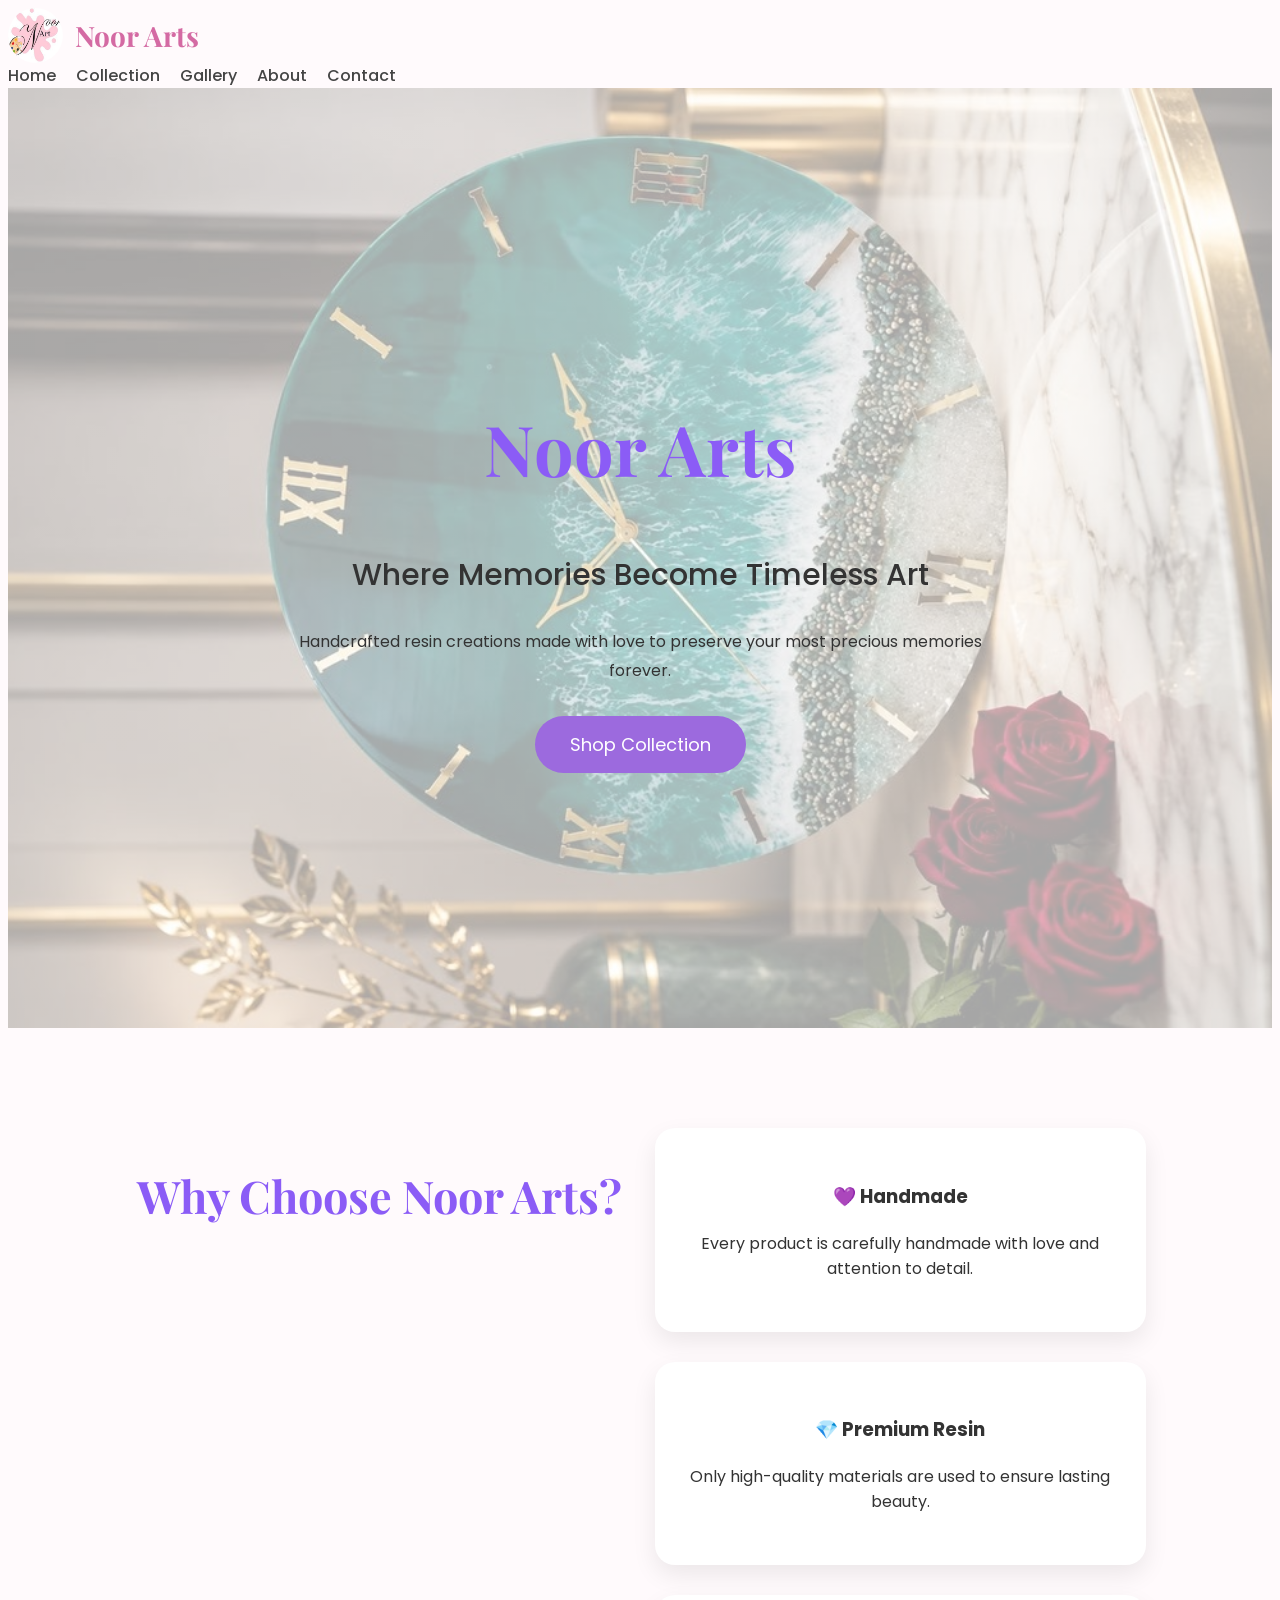
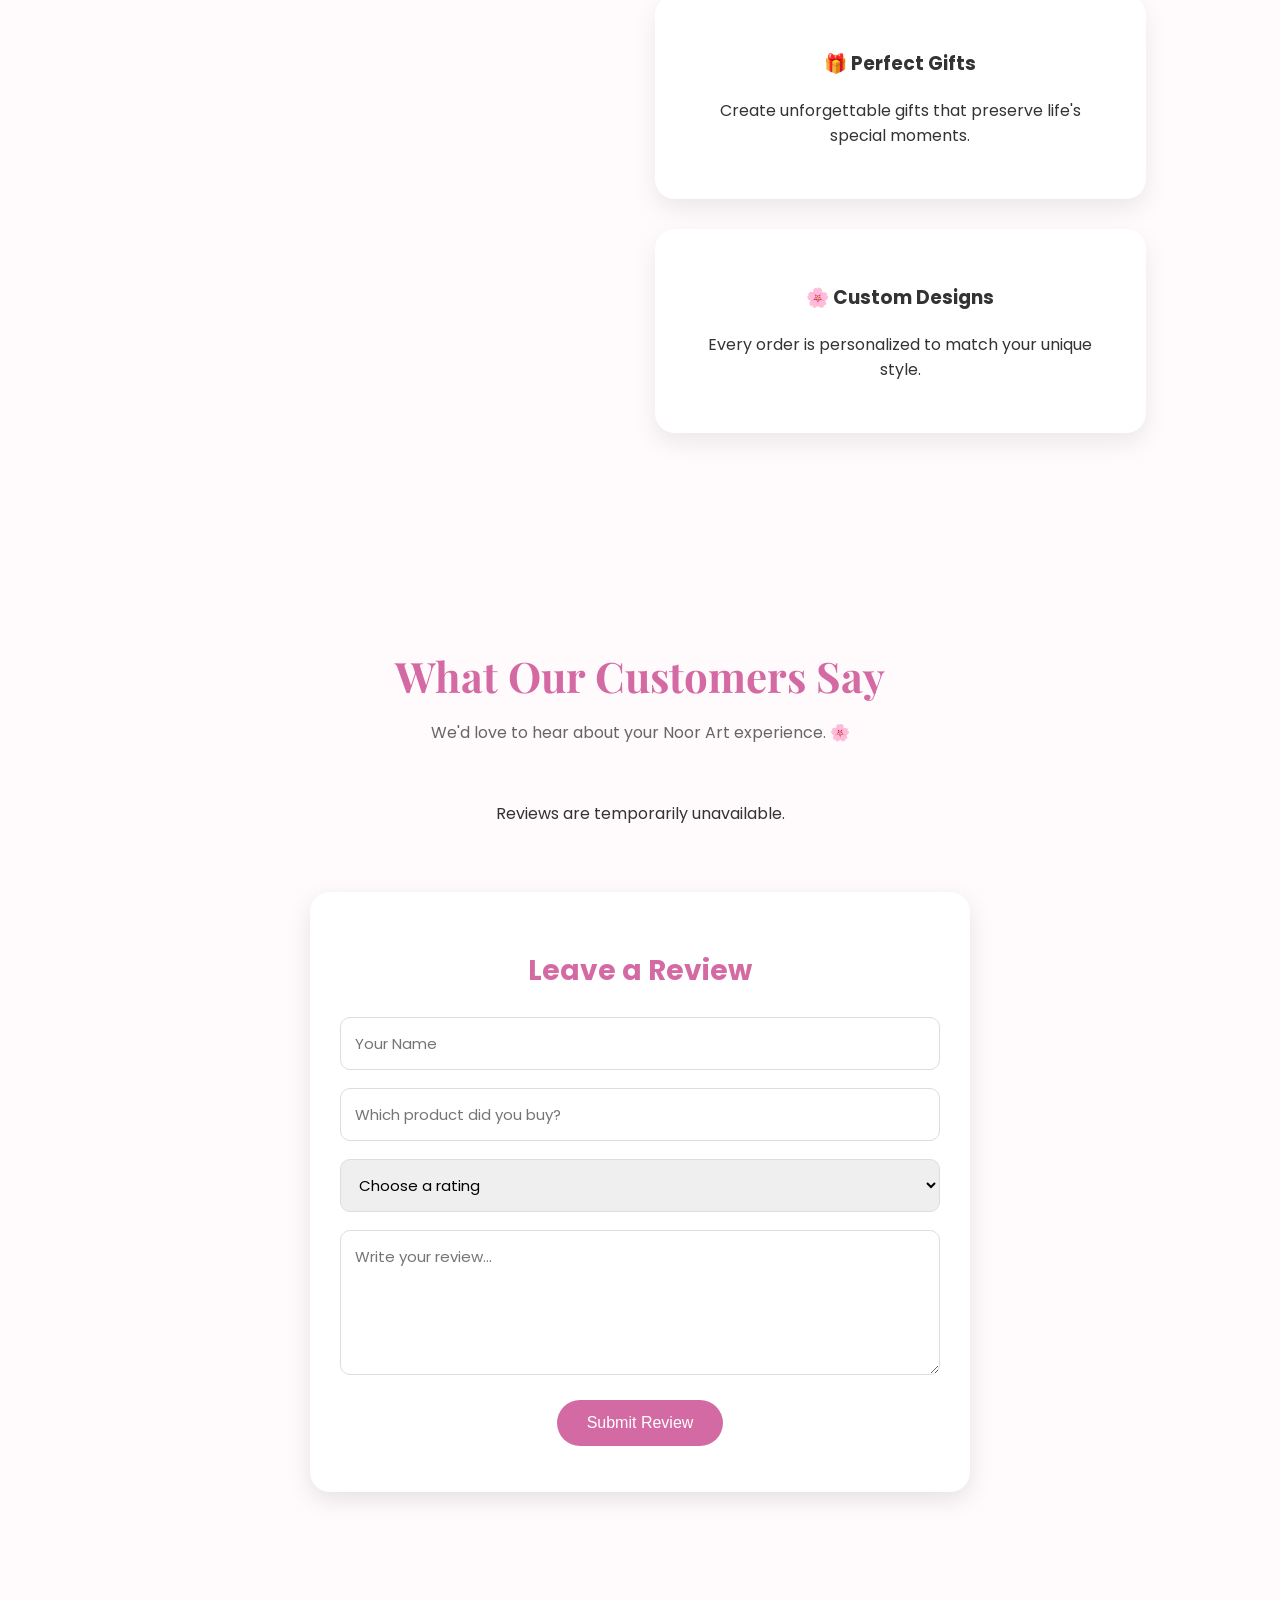
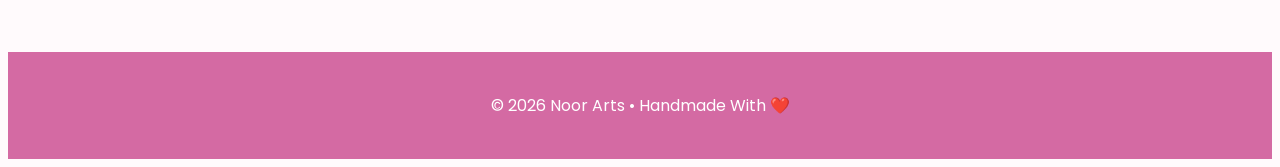
<file: index.html>
﻿<!DOCTYPE html>
<html lang="en">

<head>

<meta charset="UTF-8">
<meta name="viewport" content="width=device-width, initial-scale=1.0">

<title>Noor Arts | Handmade Resin Creations</title>

<link rel="preconnect" href="https://fonts.googleapis.com">
<link rel="preconnect" href="https://fonts.gstatic.com" crossorigin>

<link href="https://fonts.googleapis.com/css2?family=Poppins:wght@300;400;500;600&family=Playfair+Display:wght@600;700&display=swap" rel="stylesheet">

<link rel="stylesheet" href="test.css">

</head>

<body>

<header>

<nav>

<div class="logo">

<img src="images/logo.png" alt="Noor Arts Logo">

<span>Noor Arts</span>

</div> 

<ul>

<li><a href="#">Home</a></li>

<li><a href="products.html">Collection</a></li>

<li><a href="gallery.html">Gallery</a></li>

<li><a href="about.html">About</a></li>

<li><a href="contact.html">Contact</a></li>

</ul>

</nav>

</header>

<section class="hero">

<div class="hero-text">

<h1>Noor Arts</h1>

<h2>Where Memories Become Timeless Art</h2>

<p>

Handcrafted resin creations made with love to preserve your most precious memories forever.

</p>

<a href="products.html" class="btn">

Shop Collection

</a>

</div>

</section>

<section class="features">

<h2>Why Choose Noor Arts?</h2>

<div class="cards">

<div class="card">

<h3>💜 Handmade</h3>

<p>Every product is carefully handmade with love and attention to detail.</p>

</div>

<div class="card">

<h3>💎 Premium Resin</h3>

<p>Only high-quality materials are used to ensure lasting beauty.</p>

</div>

<div class="card">

<h3>🎁 Perfect Gifts</h3>

<p>Create unforgettable gifts that preserve life's special moments.</p>

</div>

<div class="card">

<h3>🌸 Custom Designs</h3>

<p>Every order is personalized to match your unique style.</p>

</div>

</div>

</section>
<section class="reviews">

    <h2>What Our Customers Say</h2>

    <p class="reviews-subtitle">
        We'd love to hear about your Noor Art experience. 🌸
    </p>

    <div id="reviewsList">
        <p>Loading reviews...</p>
    </div>

    <div class="review-form-box">

        <h3>Leave a Review</h3>

        <form id="reviewForm">

            <input
                type="text"
                id="reviewName"
                placeholder="Your Name"
                required
            >

            <input
                type="text"
                id="reviewProduct"
                placeholder="Which product did you buy?"
                required
            >

            <select id="reviewRating" required>
                <option value="">Choose a rating</option>
                <option value="5">⭐⭐⭐⭐⭐</option>
                <option value="4">⭐⭐⭐⭐</option>
                <option value="3">⭐⭐⭐</option>
                <option value="2">⭐⭐</option>
                <option value="1">⭐</option>
            </select>

            <textarea
                id="reviewText"
                rows="5"
                placeholder="Write your review..."
                required
            ></textarea>

            <button type="submit">Submit Review</button>

        </form>

        <p id="reviewMessage"></p>

    </div>

</section>
<script>

const reviewScriptURL =
"https://script.google.com/macros/s/AKfycbzSDX2f3fP78UCHb-_YmSrYH2OGgsOXdRjGkHEP-wkbRKOOLtGw57H6y1SkrmS8TJft/exec";

const reviewForm = document.getElementById("reviewForm");
const reviewsList = document.getElementById("reviewsList");
const reviewMessage = document.getElementById("reviewMessage");


function loadReviews() {

    fetch(reviewScriptURL)
    .then(response => response.json())
    .then(reviews => {

        if (reviews.length === 0) {

            reviewsList.innerHTML =
                "<p>No reviews yet. Be the first to leave one! 🌸</p>";

            return;
        }

        reviewsList.innerHTML = "";

        reviews.forEach(review => {

            const card = document.createElement("div");
            card.className = "review-card";

            card.innerHTML = `
                <div class="review-stars">
                    ${"⭐".repeat(Number(review.rating))}
                </div>

                <p>"${review.review}"</p>

                <strong>${review.name}</strong>

                <small>${review.product}</small>
            `;

            reviewsList.appendChild(card);

        });

    })
    .catch(() => {

        reviewsList.innerHTML =
            "<p>Reviews are temporarily unavailable.</p>";

    });
}


reviewForm.addEventListener("submit", function(event) {

    event.preventDefault();

    reviewMessage.textContent = "Sending your review...";

    const data = {

        type: "review",

        name: document.getElementById("reviewName").value,

        product: document.getElementById("reviewProduct").value,

        rating: document.getElementById("reviewRating").value,

        review: document.getElementById("reviewText").value

    };


    fetch(reviewScriptURL, {

        method: "POST",

        mode: "no-cors",

        headers: {
            "Content-Type": "text/plain;charset=utf-8"
        },

        body: JSON.stringify(data)

    })
    .then(() => {

        reviewForm.reset();

        reviewMessage.textContent =
            "🌸 Thank you! Your review has been submitted.";

        setTimeout(loadReviews, 1000);

    })
    .catch(() => {

        reviewMessage.textContent =
            "Something went wrong. Please try again.";

    });

});


loadReviews();

</script>

<footer>

<p>

© 2026 Noor Arts • Handmade With ❤️

</p>

</footer>

<script src="script.js"></script>


</body>

</html>
</file>
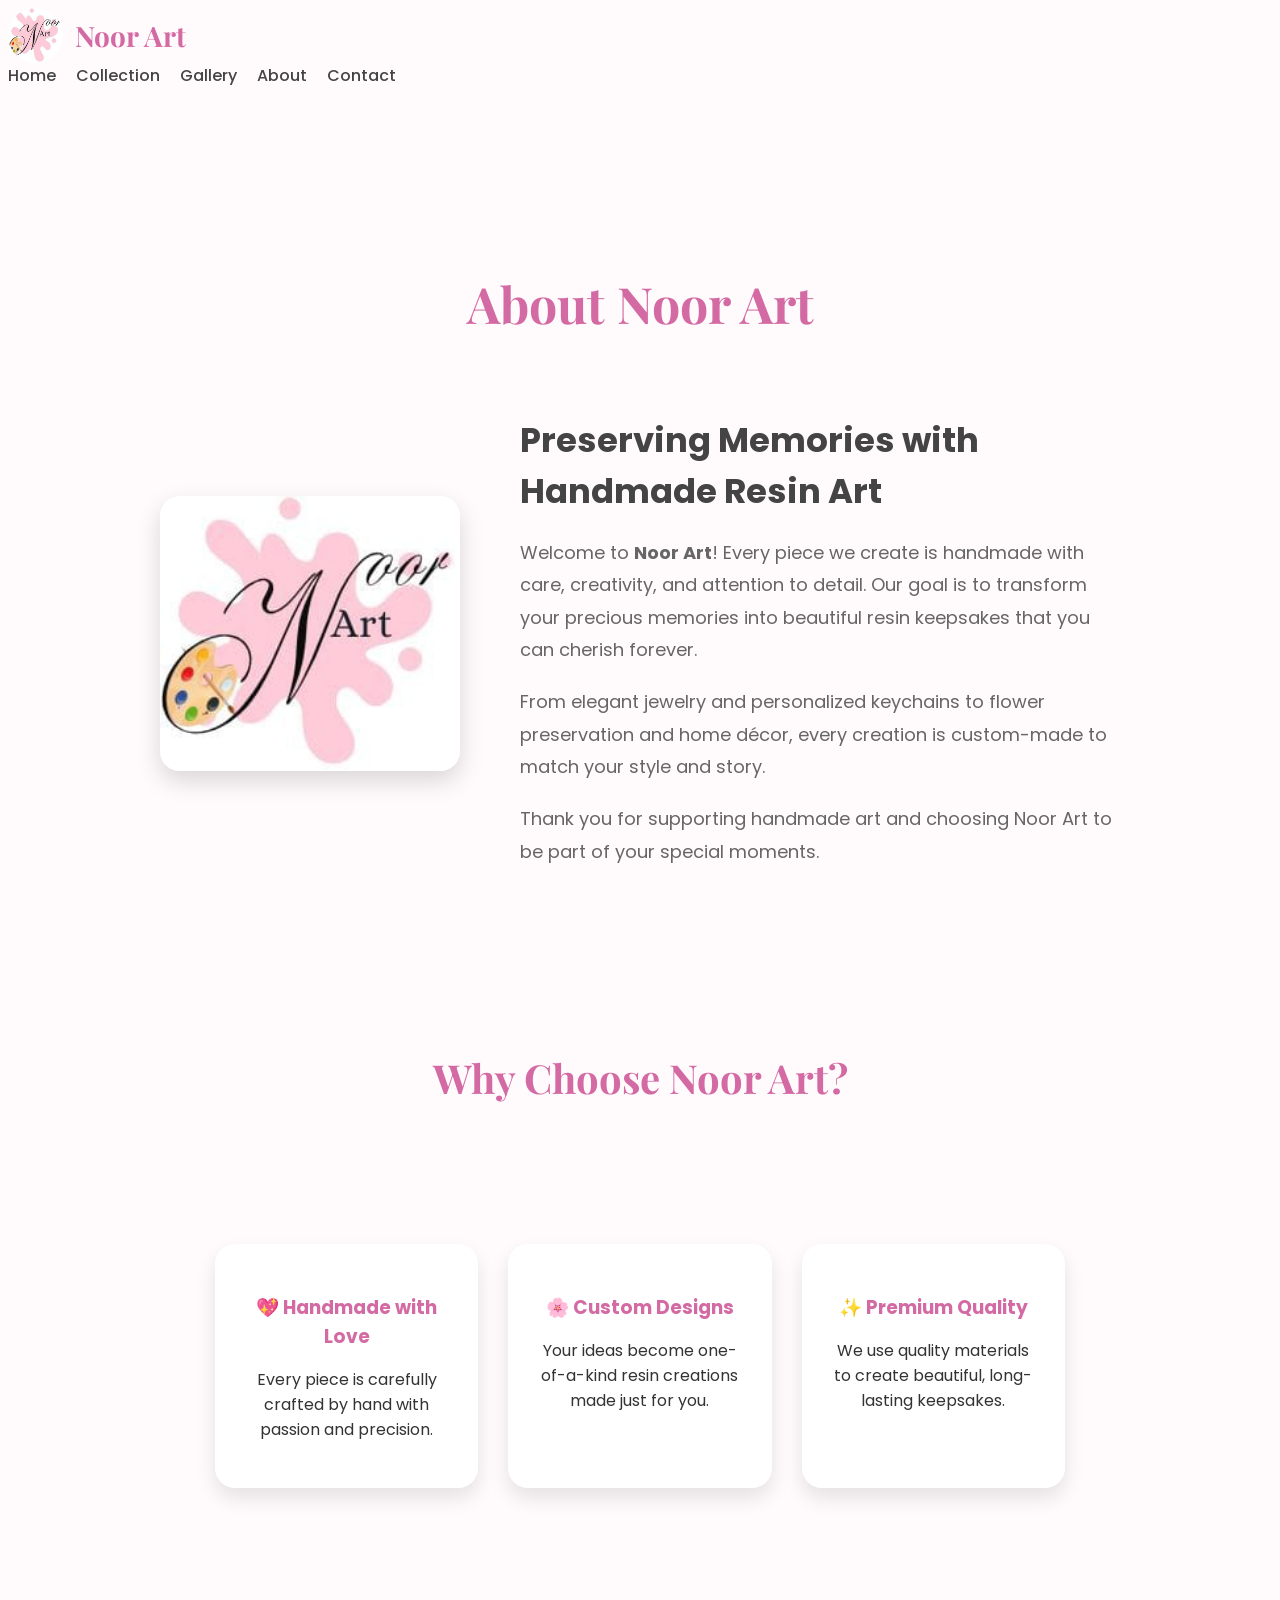
<file: about.html>
﻿<!DOCTYPE html>
<html lang="en">

<head>

<meta charset="UTF-8">
<meta name="viewport" content="width=device-width, initial-scale=1.0">

<title>About | Noor Art</title>

<link rel="preconnect" href="https://fonts.googleapis.com">
<link rel="preconnect" href="https://fonts.gstatic.com" crossorigin>

<link href="https://fonts.googleapis.com/css2?family=Poppins:wght@300;400;600&family=Playfair+Display:wght@700&display=swap" rel="stylesheet">

<link rel="stylesheet" href="test.css">

</head>

<body>

<nav>

<div class="logo">
<img src="images/logo.png" alt="Noor Art Logo">
<span>Noor Art</span>
</div>

<ul>
<li><a href="index.html">Home</a></li>
<li><a href="products.html">Collection</a></li>
<li><a href="gallery.html">Gallery</a></li>
<li><a href="about.html">About</a></li>
<li><a href="contact.html">Contact</a></li>
</ul>

</nav>

<section class="about">

<h1>About Noor Art</h1>

<div class="about-content">

<div class="about-image">

<img src="images/logo.png" alt="Noor Art Logo">

</div>

<div class="about-text">

<h2>Preserving Memories with Handmade Resin Art</h2>

<p>
Welcome to <strong>Noor Art</strong>! Every piece we create is handmade with care, creativity, and attention to detail.
Our goal is to transform your precious memories into beautiful resin keepsakes that you can cherish forever.
</p>

<p>
From elegant jewelry and personalized keychains to flower preservation and home décor, every creation is custom-made to match your style and story.
</p>

<p>
Thank you for supporting handmade art and choosing Noor Art to be part of your special moments.
</p>

</div>

</div>

</section>

<section class="why-us">

<h2>Why Choose Noor Art?</h2>

<div class="features">

<div class="feature-box">

<h3>💖 Handmade with Love</h3>

<p>Every piece is carefully crafted by hand with passion and precision.</p>

</div>

<div class="feature-box">

<h3>🌸 Custom Designs</h3>

<p>Your ideas become one-of-a-kind resin creations made just for you.</p>

</div>

<div class="feature-box">

<h3>✨ Premium Quality</h3>

<p>We use quality materials to create beautiful, long-lasting keepsakes.</p>

</div>

</div>

</section>

</body>

</html>
</file>
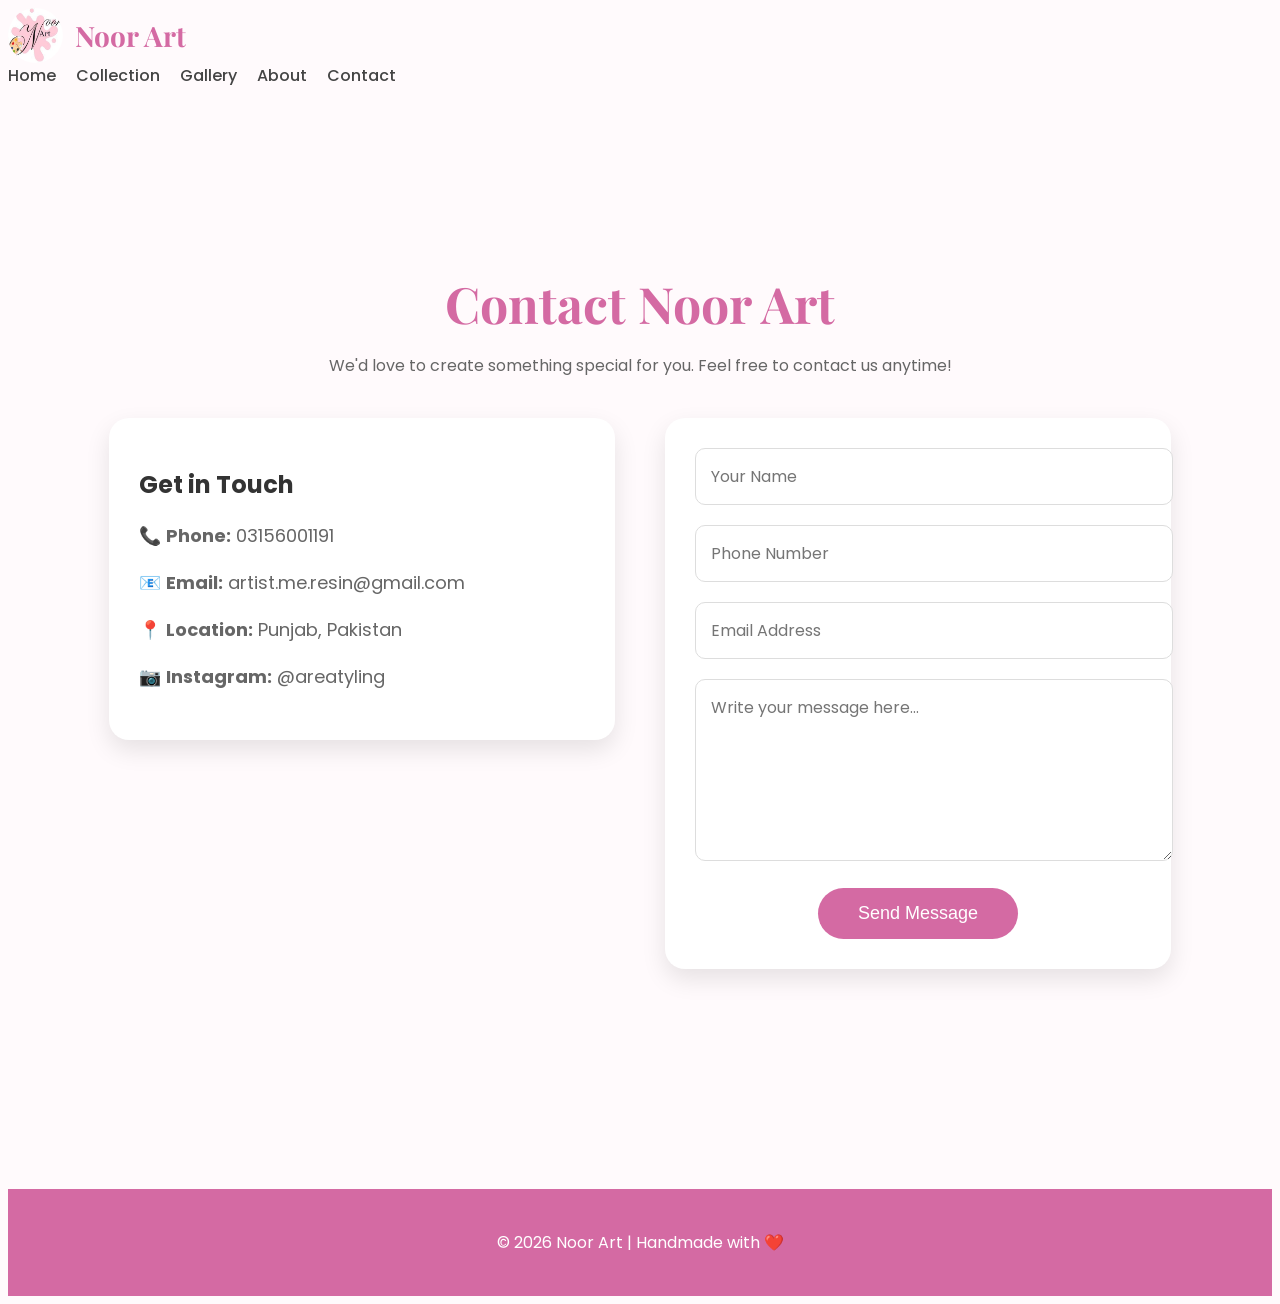
<file: contact.html>
﻿ <!DOCTYPE html>
<html lang="en">

<head>

<meta charset="UTF-8">
<meta name="viewport" content="width=device-width, initial-scale=1.0">

<title>Contact | Noor Art</title>

<link rel="preconnect" href="https://fonts.googleapis.com">
<link rel="preconnect" href="https://fonts.gstatic.com" crossorigin>

<link href="https://fonts.googleapis.com/css2?family=Poppins:wght@300;400;600&family=Playfair+Display:wght@700&display=swap" rel="stylesheet">

<link rel="stylesheet" href="test.css">

</head>

<body>

<nav>

<div class="logo">
<img src="images/logo.png" alt="Noor Art Logo">
<span>Noor Art</span>
</div>

<ul>

<li><a href="index.html">Home</a></li>
<li><a href="products.html">Collection</a></li>
<li><a href="gallery.html">Gallery</a></li>
<li><a href="about.html">About</a></li>
<li><a href="contact.html">Contact</a></li>

</ul>

</nav>

<section class="contact">

<h1>Contact Noor Art</h1>

<p>
We'd love to create something special for you.
Feel free to contact us anytime!
</p>

<div class="contact-container">

<div class="contact-info">

<h2>Get in Touch</h2>

<p>📞 <strong>Phone:</strong> 03156001191</p>

<p>📧 <strong>Email:</strong> artist.me.resin@gmail.com</p>

<p>📍 <strong>Location:</strong> Punjab, Pakistan</p>

<p>📷 <strong>Instagram:</strong> @areatyling</p>

</div>

<div class="contact-form">

<form>

<input type="text" placeholder="Your Name" required>

<input type="tel" placeholder="Phone Number" required>

<input type="email" placeholder="Email Address">

<textarea rows="6" placeholder="Write your message here..."></textarea>

<button type="submit">Send Message</button>

</form>

</div>

</div>

</section>

<footer>

<p>© 2026 Noor Art | Handmade with ❤️</p>

</footer>

</body>

</html>
</file>
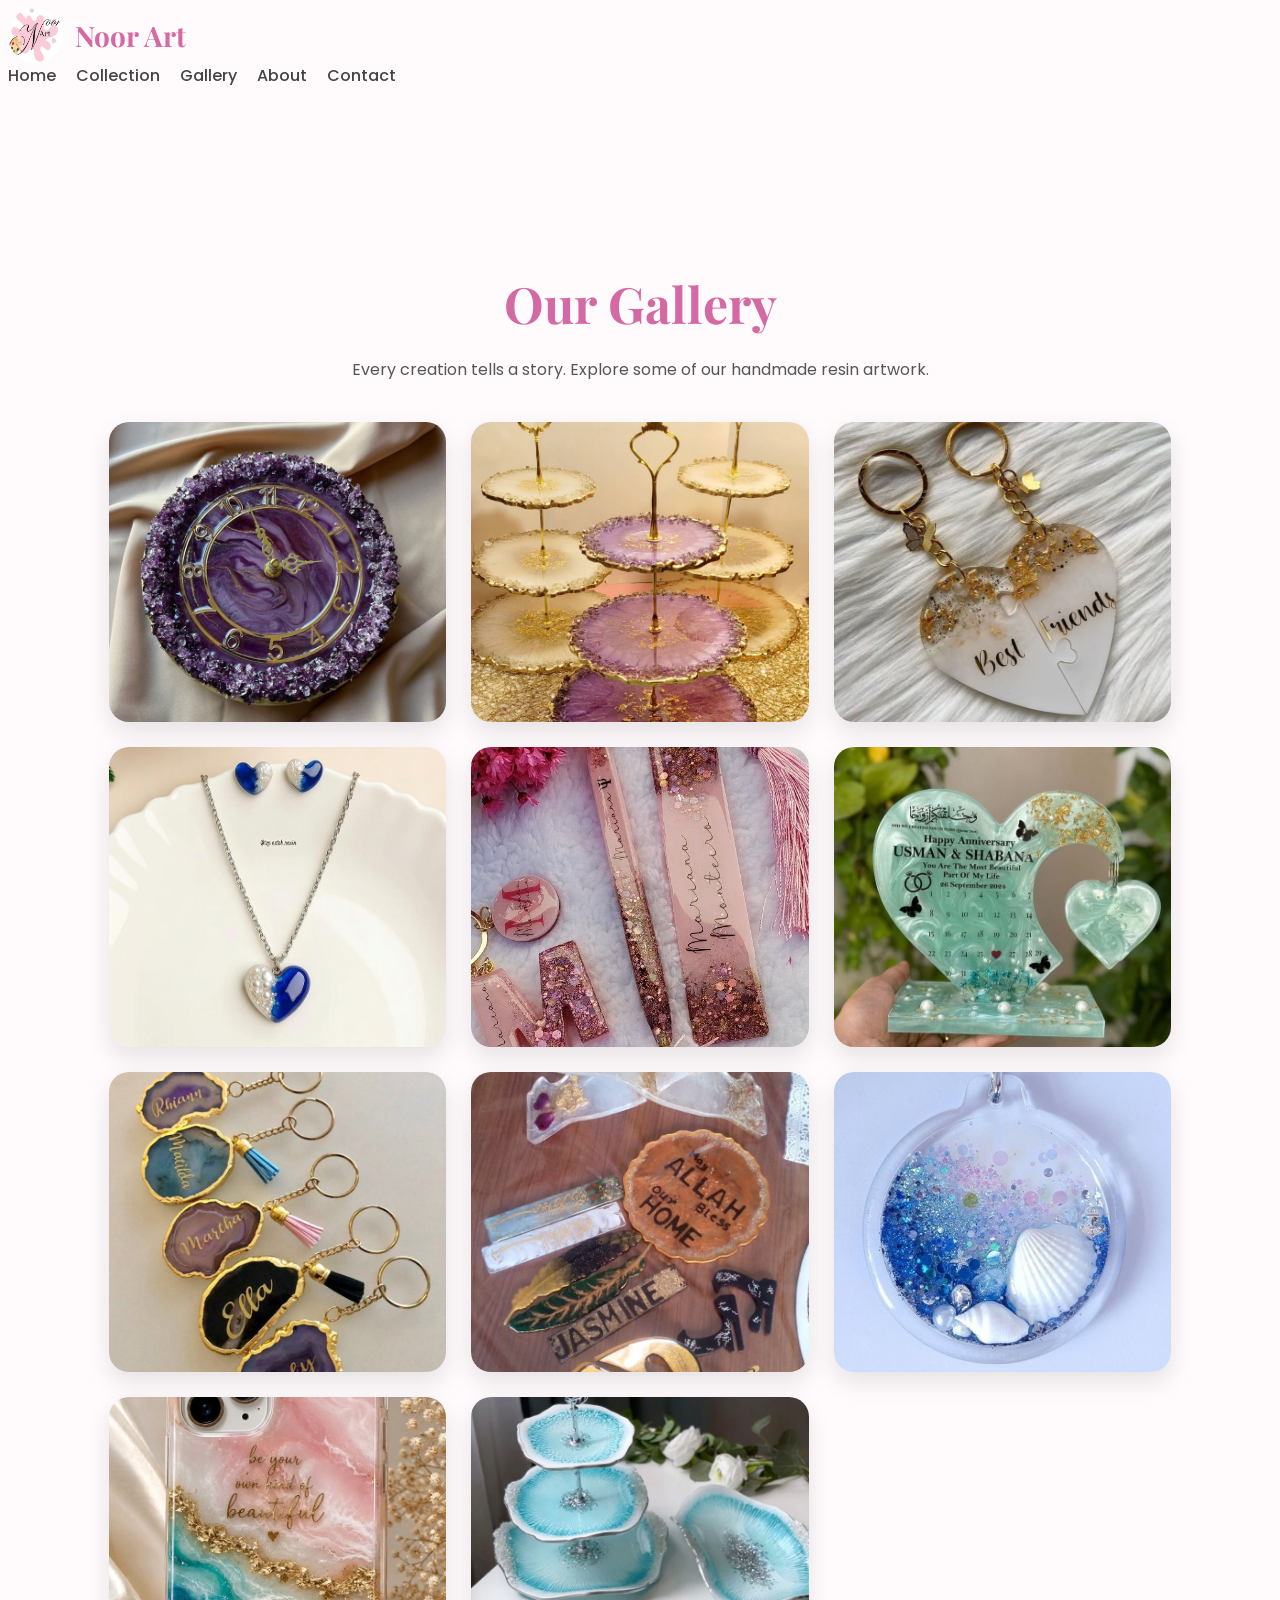
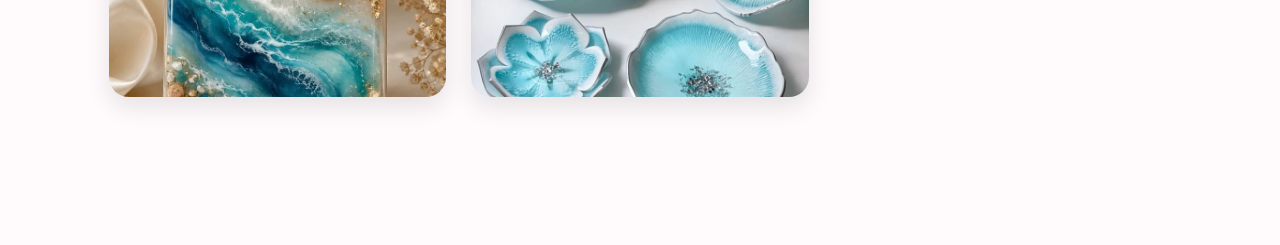
<file: gallery.html>
<!DOCTYPE html>
<html lang="en">

<head>

<meta charset="UTF-8">
<meta name="viewport" content="width=device-width, initial-scale=1.0">

<title>Gallery | Noor Art</title>

<link rel="preconnect" href="https://fonts.googleapis.com">
<link rel="preconnect" href="https://fonts.gstatic.com" crossorigin>

<link href="https://fonts.googleapis.com/css2?family=Poppins:wght@300;400;600&family=Playfair+Display:wght@700&display=swap" rel="stylesheet">

<link rel="stylesheet" href="test.css">

</head>

<body>

<nav>

<div class="logo">
<img src="images/logo.png" alt="Noor Art Logo">
<span>Noor Art</span>
</div>

<ul>

<li><a href="index.html">Home</a></li>
<li><a href="products.html">Collection</a></li>
<li><a href="gallery.html">Gallery</a></li>
<li><a href="about.html">About</a></li>
<li><a href="contact.html">Contact</a></li>

</ul>

</nav>

<section class="gallery">

<h1>Our Gallery</h1>

<p>
Every creation tells a story. Explore some of our handmade resin artwork.
</p>

<div class="gallery-grid">

<img src="images/gallery/gallery1.jpg" alt="Gallery 1">

<img src="images/gallery/gallery2.jpg" alt="Gallery 2">

<img src="images/gallery/gallery3.jpg" alt="Gallery 3">

<img src="images/gallery/gallery4.jpg" alt="Gallery 4">

<img src="images/gallery/gallery5.jpg" alt="Gallery 5">

<img src="images/gallery/gallery6.jpg" alt="Gallery 6">

<img src="images/gallery/gallery7.jpg" alt="Gallery 7">

<img src="images/gallery/gallery8.jpg" alt="Gallery 8">

<img src="images/gallery/gallery9.jpg" alt="Gallery 9">

<img src="images/gallery/gallery10.jpg" alt="Gallery 10">

<img src="images/gallery/gallery11.jpg" alt="Gallery 11">

 </div>

</section>

</body>

</html>
</file>
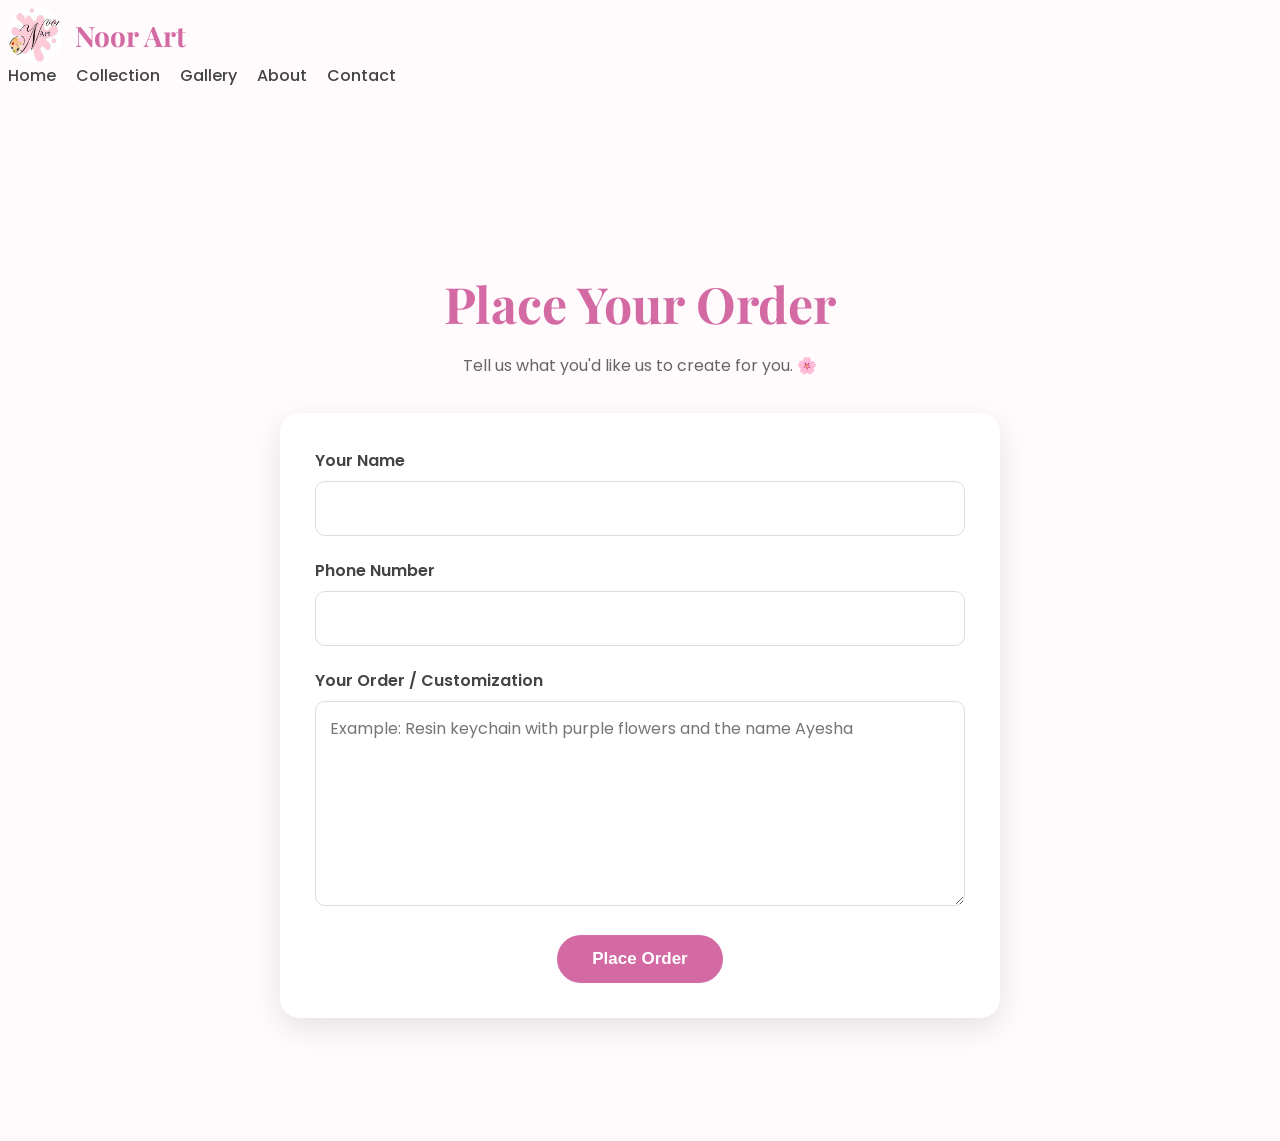
<file: order.html>
﻿<!DOCTYPE html>
<html lang="en">

<head>
<meta charset="UTF-8">
<meta name="viewport" content="width=device-width, initial-scale=1.0">

<title>Place an Order | Noor Art</title>

<link rel="preconnect" href="https://fonts.googleapis.com">
<link rel="preconnect" href="https://fonts.gstatic.com" crossorigin>

<link href="https://fonts.googleapis.com/css2?family=Poppins:wght@300;400;600&family=Playfair+Display:wght@700&display=swap" rel="stylesheet">

<link rel="stylesheet" href="test.css">
</head>

<body>

<nav>

<div class="logo">
<img src="images/logo.png" alt="Noor Art Logo">
<span>Noor Art</span>
</div>

<ul>
<li><a href="index.html">Home</a></li>
<li><a href="products.html">Collection</a></li>
<li><a href="gallery.html">Gallery</a></li>
<li><a href="about.html">About</a></li>
<li><a href="contact.html">Contact</a></li>
</ul>

</nav>

<section class="order-section">

<h1>Place Your Order</h1>

<p>Tell us what you'd like us to create for you. 🌸</p>

<form id="orderForm">

<label for="name">Your Name</label>
<input type="text" id="name" required>

<label for="phone">Phone Number</label>
<input type="tel" id="phone" required>

<label for="order">Your Order / Customization</label>
<textarea id="order" rows="7" required
placeholder="Example: Resin keychain with purple flowers and the name Ayesha"></textarea>

<button type="submit">Place Order</button>

</form>

<p id="message"></p>

</section>

<script>

const scriptURL = "https://script.google.com/macros/s/AKfycbzSDX2f3fP78UCHb-_YmSrYH2OGgsOXdRjGkHEP-wkbRKOOLtGw57H6y1SkrmS8TJft/exec";

const form = document.getElementById("orderForm");
const message = document.getElementById("message");

form.addEventListener("submit", async function(event) {

event.preventDefault();

message.textContent = "Sending your order...";

const data = {
name: document.getElementById("name").value,
phone: document.getElementById("phone").value,
order: document.getElementById("order").value
};

try {

await fetch(scriptURL, {
method: "POST",
mode: "no-cors",
headers: {
"Content-Type": "text/plain;charset=utf-8"
},
body: JSON.stringify(data)
});

form.reset();

message.textContent =
"🎉 Thank you! Your order has been sent successfully. Noor Art will contact you soon. 🌸";

} catch (error) {

console.error(error);

message.textContent =
"Something went wrong. Please try again or contact Noor Art directly.";

}

});

</script>

</body>
</html>
</file>
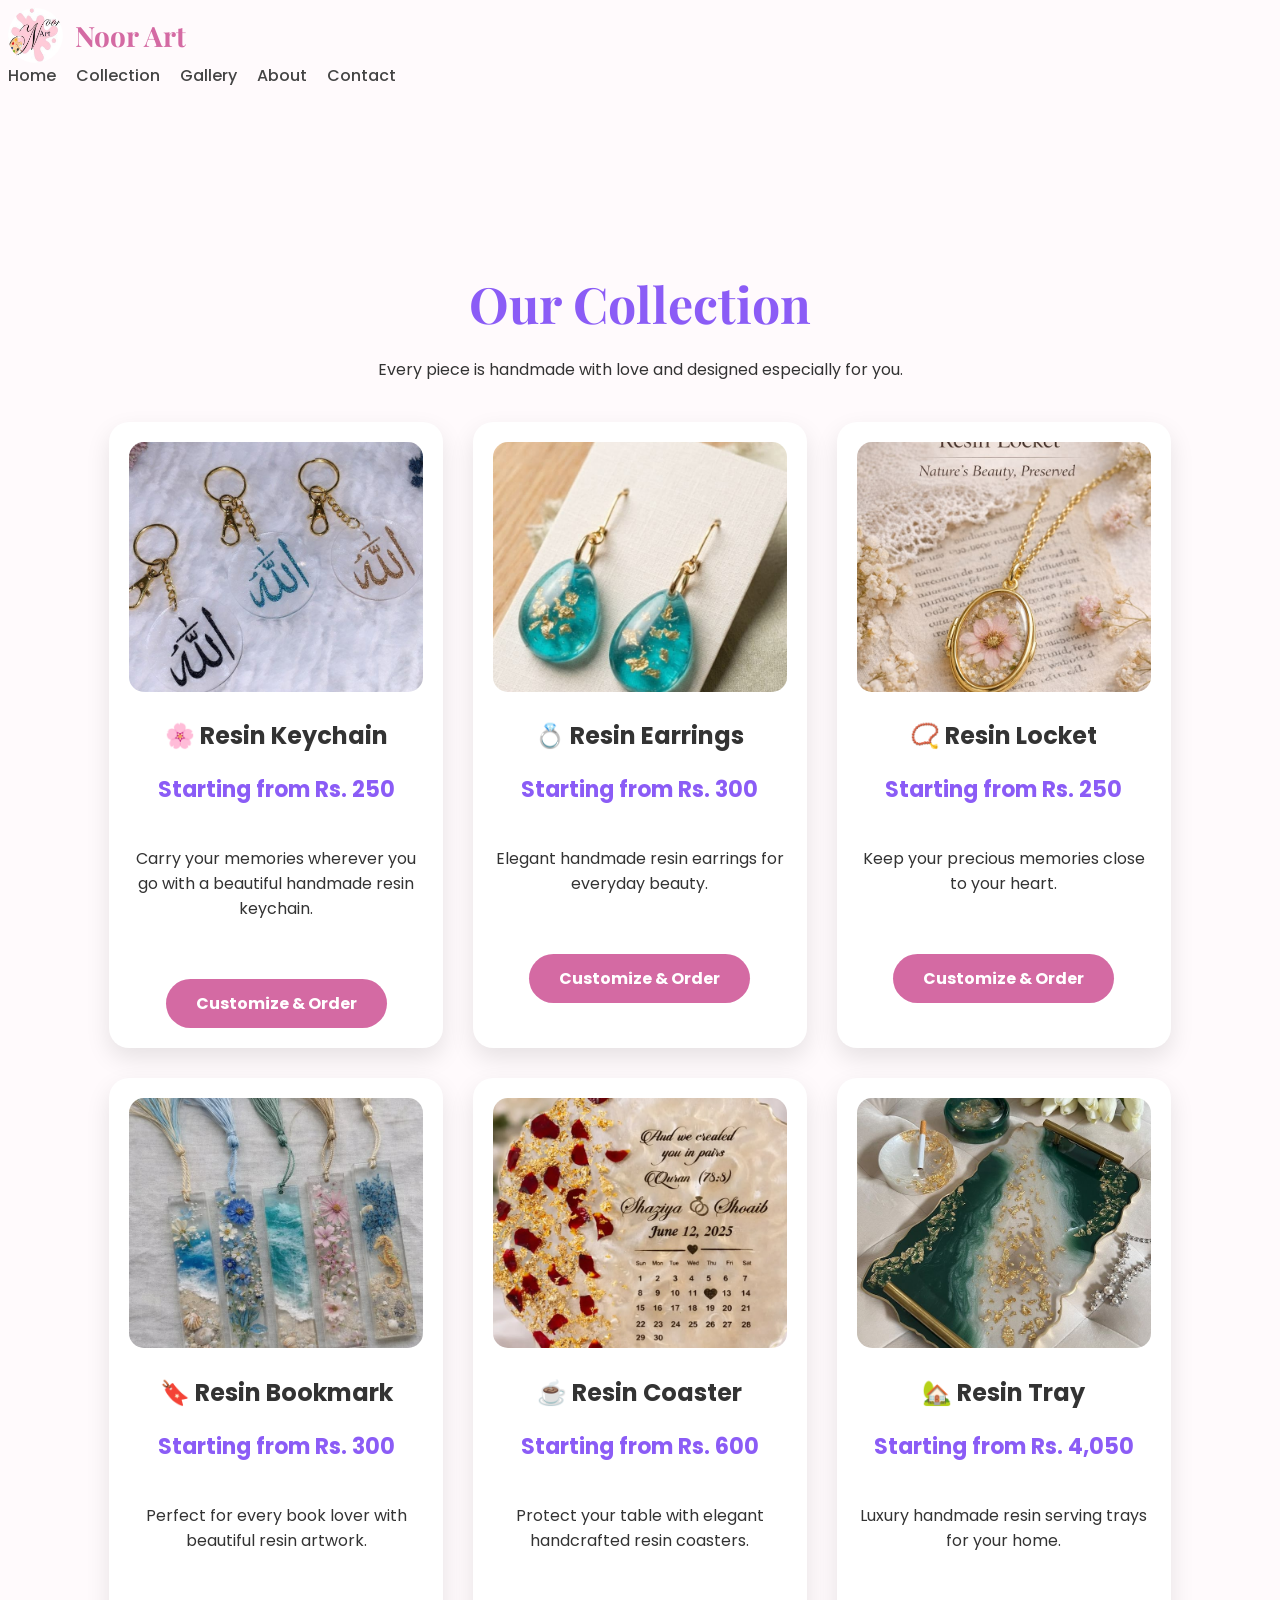
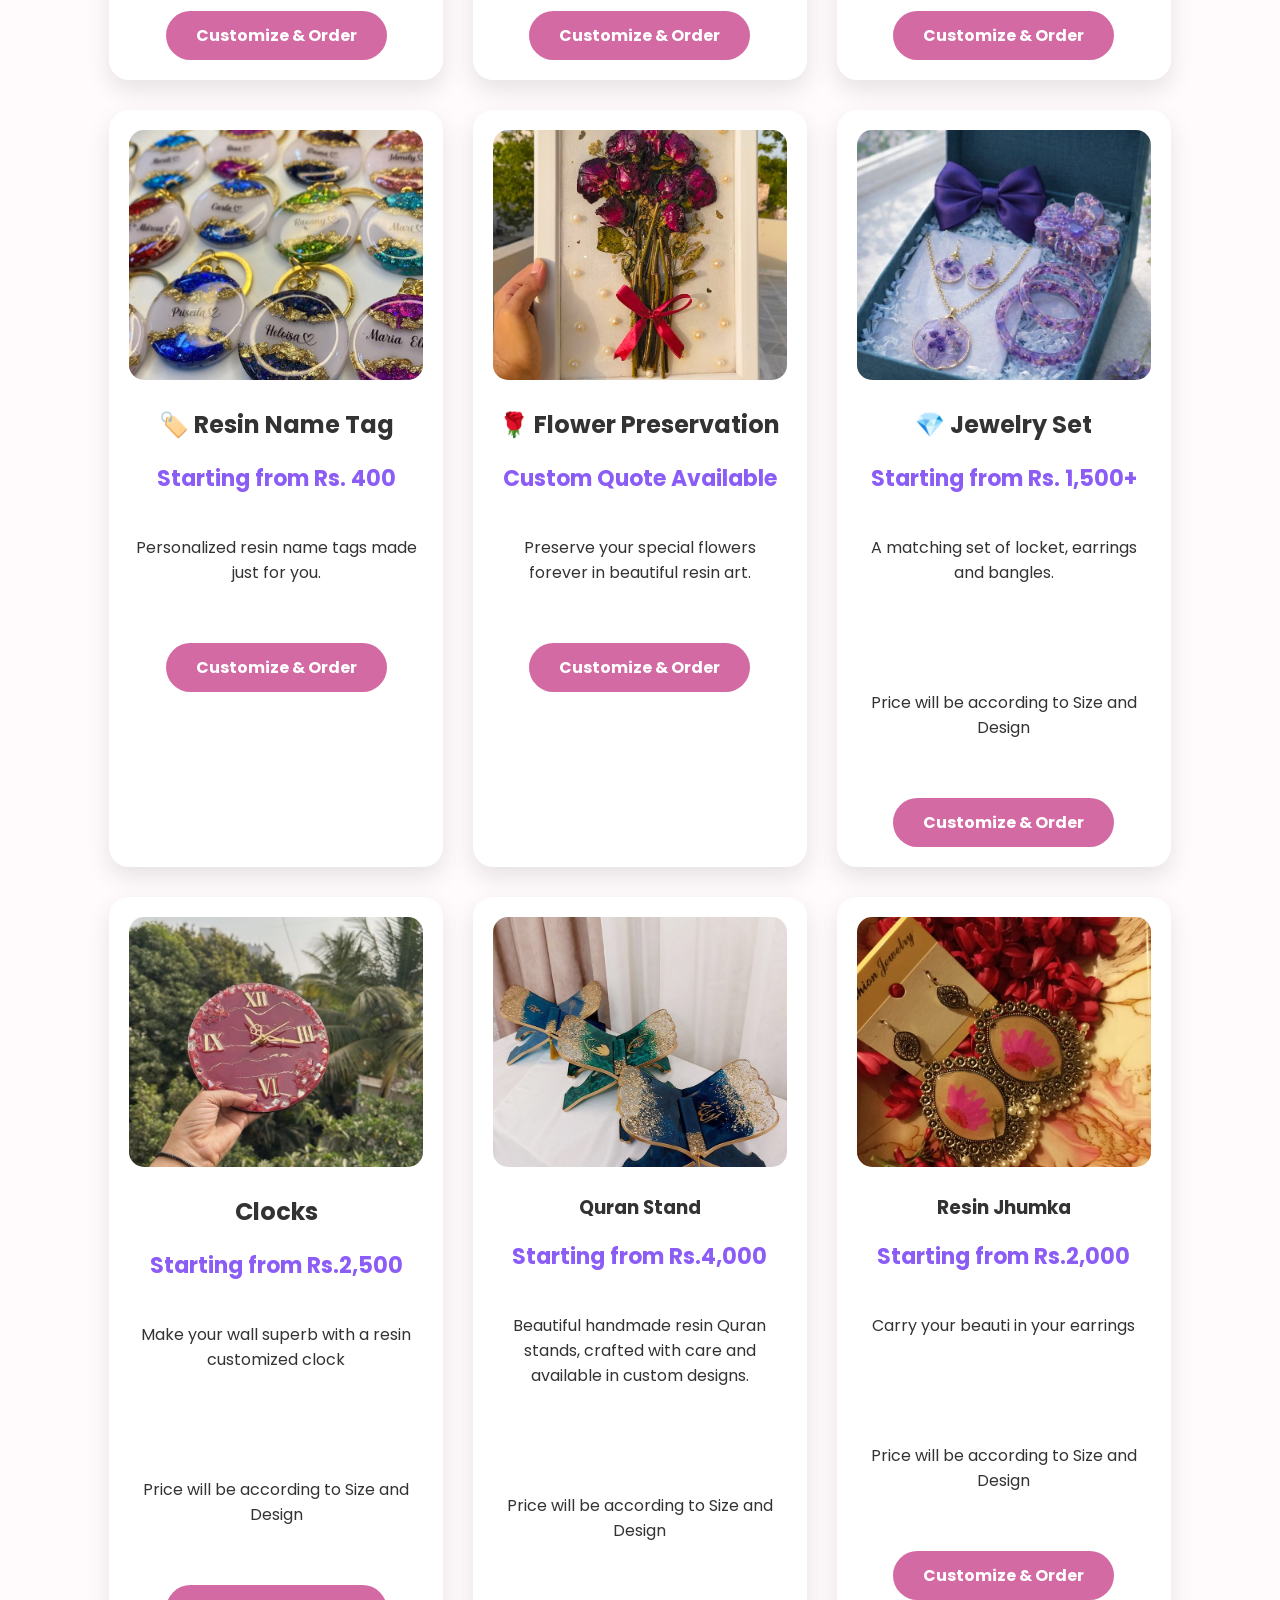
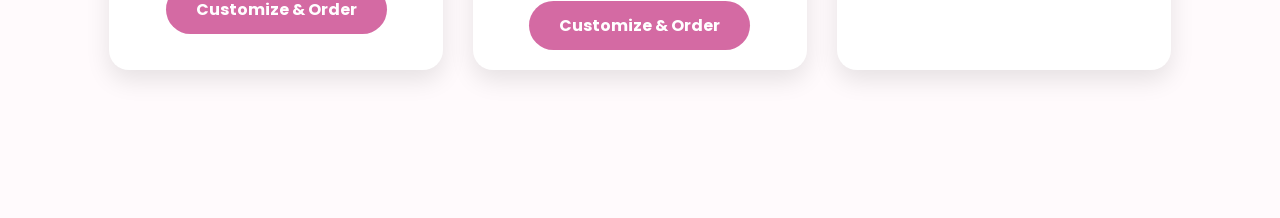
<file: products.html>
﻿<!DOCTYPE html>
<html lang="en">

<head>

<meta charset="UTF-8">
<meta name="viewport" content="width=device-width, initial-scale=1.0">

<title>Our Collection | Noor Art</title>

<link rel="preconnect" href="https://fonts.googleapis.com">
<link rel="preconnect" href="https://fonts.gstatic.com" crossorigin>

<link href="https://fonts.googleapis.com/css2?family=Poppins:wght@300;400;600&family=Playfair+Display:wght@700&display=swap" rel="stylesheet">

<link rel="stylesheet" href="test.css">

</head>

<body>

<nav>

<div class="logo">
<img src="images/logo.png" alt="Noor Art Logo">
<span>Noor Art</span>
</div>

<ul>

<li><a href="index.html">Home</a></li>
<li><a href="products.html">Collection</a></li>
<li><a href="gallery.html">Gallery</a></li>
<li><a href="about.html">About</a></li>
<li><a href="contact.html">Contact</a></li>

</ul>

</nav>

<section class="products">

<h1>Our Collection</h1>

<p>
Every piece is handmade with love and designed especially for you.
</p>

<div class="product-grid">

<div class="product-card">

<img src="images/keychain.jpg" alt="Keychain">

<h2>🌸 Resin Keychain</h2>

<p class="price">Starting from Rs. 250</p>

<p>
Carry your memories wherever you go with a beautiful handmade resin keychain.
</p>

<a href="order.html?product=Resin Keychain" class="order-btn">
Customize & Order
</a>

</div>

<div class="product-card">

<img src="images/earrings.jpg" alt="Earrings">

<h2>💍 Resin Earrings</h2>

<p class="price">Starting from Rs. 300</p>

<p>
Elegant handmade resin earrings for everyday beauty.
</p>

<a href="order.html?product=Resin Earrings" class="order-btn">Customize & Order</a>

</div>

<div class="product-card">

<img src="images/locket.jpg" alt="Locket">

<h2>📿 Resin Locket</h2>

<p class="price">Starting from Rs. 250</p>

<p>
Keep your precious memories close to your heart.
</p>

<a href="order.html?product=Resin Locket" class="order-btn">Customize & Order</a>

</div>

<div class="product-card">

<img src="images/bookmark.jpg" alt="Bookmark">

<h2>🔖 Resin Bookmark</h2>

<p class="price">Starting from Rs. 300</p>

<p>
Perfect for every book lover with beautiful resin artwork.
</p>

<a href="order.html?product=Resin Bookmark" class="order-btn">Customize & Order</a>

</div>

<div class="product-card">

<img src="images/coaster.jpg" alt="Coaster">

<h2>☕ Resin Coaster</h2>

<p class="price">Starting from Rs. 600</p>

<p>
Protect your table with elegant handcrafted resin coasters.
</p>

<a href="order.html?product=Resin Coaster" class="order-btn">Customize & Order</a>

</div>

<div class="product-card">

<img src="images/tray.jpg" alt="Tray">

<h2>🏡 Resin Tray</h2>

<p class="price">Starting from Rs. 4,050</p>

<p>
Luxury handmade resin serving trays for your home.
</p>

<a href="order.html?product=Resin Tray" class="order-btn">Customize & Order</a>

</div>

<div class="product-card">

<img src="images/nametag.jpg" alt="Name Tag">

<h2>🏷️ Resin Name Tag</h2>

<p class="price">Starting from Rs. 400</p>

<p>
Personalized resin name tags made just for you.
</p>

<a href="order.html?product= Resin Nametag" class="order-btn">Customize & Order</a>

</div>

<div class="product-card">

<img src="images/flowers.jpg" alt="Flower Preservation">

<h2>🌹 Flower Preservation</h2>

<p class="price">Custom Quote Available</p>

<p>
Preserve your special flowers forever in beautiful resin art.
</p>

<a href="order.html?product= Resin Flower Preservation" class="order-btn">Customize & Order</a>

</div>

<div class="product-card">

<img src="images/set.jpg" alt="Jewelry Set">

<h2>💎 Jewelry Set</h2>

<p class="price">Starting from Rs. 1,500+</p>

<p>
A matching set of locket, earrings and bangles.
</p>
</br>
</p> Price will be according to Size and Design </p>


<a href="order.html?product= Resin Full Jewelry Set" class="order-btn">Customize & Order</a>

</div>
<div class="product-card">

<img src="images/clock.jpg" alt="Resin Keychain">

<h2>Clocks </h2>

<p class="price">Starting from Rs.2,500</p>

<p>
Make your wall superb with a resin customized clock
</p>
</br>
</p> Price will be according to Size and Design </p>


<a href="order.html?product= Resin Clock" class="order-btn">Customize & Order</a>

</div> 
<div class="product-card">

    <img src="images/quran-stand.jpg" alt="Handmade Resin Quran Stand">

    <h3>Quran Stand</h3>
<p class="price">Starting from Rs.4,000</p>

    <p>
        Beautiful handmade resin Quran stands,
        crafted with care and available in custom designs.
    </p>
</br>
</p> Price will be according to Size and Design </p>

     

    <a href="order.html?product=Quran%20Stand" class="order-btn">
        Customize & Order
    </a>

</div>
 
<div class="product-card">

    <img src="images/jhumka.jpg" alt="Resin Jhumka">

    <h3>Resin Jhumka</h3>
<p class="price">Starting from Rs.2,000</p>

    <p>
       Carry your beauti in your earrings
    </p></br>
</p> Price will be according to Size and Design </p>

     

    <a href="order.html?product=jhumka" class="order-btn">
        Customize & Order
    </a>

</div>


</section>

</body>

</html>
</file>
<file: test.css>
﻿ {
margin:0;
padding:0;
box-sizing:border-box;
}

body{

font-family:'Poppins',sans-serif;

background:#fffafc;

color:#333;

}

nav ul{

display:flex;

list-style:none;

gap:20px;

margin:0;

padding:0;

}

.logo{

display:flex;

align-items:center;

gap:12px;

font-size:28px;

font-family:'Playfair Display',serif;

font-weight:bold;

color:#9c6ade;

}

.logo img{

width:50px;

height:50px;

border-radius:50%;

}

nav ul{

display:flex;

list-style:none;

}

nav ul{

display:flex;

list-style:none;

gap:20px;

flex-wrap:wrap;

}

nav a{

text-decoration:none;

color:#444;

font-weight:500;

transition:.3s;

}

nav a:hover{

color:#9c6ade;

}

.hero{

height:100vh;

display:flex;

justify-content:center;

align-items:center;

text-align:center;

padding:20px;

background:linear-gradient(rgba(255,255,255,.65),rgba(255,255,255,.65)),
url("images/hero.jpg");

background-size:cover;

background-position:center;

}

.hero h1{

font-size:70px;

font-family:'Playfair Display',serif;

color:#8b5cf6;

}

.hero h2{

margin-top:20px;

font-size:30px;

font-weight:500;

}

.hero p{

margin:30px auto;

max-width:700px;

line-height:1.8;

}

.btn{

display:inline-block;

padding:15px 35px;

background:#9c6ade;

color:white;

text-decoration:none;

border-radius:50px;

font-size:18px;

transition:.3s;

}

.btn:hover{

background:#7d4ed8;

transform:translateY(-4px);

}

.features{

padding:100px 10%;

text-align:center;

}

.features h2{

font-size:45px;

margin-bottom:50px;

font-family:'Playfair Display',serif;

color:#8b5cf6;

}

.cards{

display:grid;

grid-template-columns:repeat(auto-fit,minmax(250px,1fr));

gap:30px;

}

.card{

padding:35px;

border-radius:20px;

background:white;

box-shadow:0 10px 25px rgba(0,0,0,.08);

transition:.4s;

}

.card:hover{

transform:translateY(-10px);

}

.card h3{

margin-bottom:20px;

}

footer{

padding:30px;

text-align:center;

background:#9c6ade;

color:white;

}
.products{

padding:140px 8%;

text-align:center;

}

.products h1{

font-size:50px;

font-family:'Playfair Display',serif;

color:#8b5cf6;

margin-bottom:20px;

}

.products p{

margin-bottom:40px;

}

.product-grid{

display:grid;

grid-template-columns:repeat(auto-fit,minmax(280px,1fr));

gap:30px;

}

.product-card{

background:white;

padding:20px;

border-radius:20px;

box-shadow:0 10px 25px rgba(0,0,0,.1);

transition:.3s;

}

.product-card:hover{

transform:translateY(-8px);

}

.product-card img{

width:100%;

height:250px;

object-fit:cover;

border-radius:15px;

}

.price{

font-size:22px;

font-weight:bold;

color:#8b5cf6;

margin:15px 0;

}

.product-card button{

margin-top:15px;

padding:12px 25px;

border:none;

background:#9c6ade;

color:white;

border-radius:30px;

cursor:pointer;

font-size:16px;

transition:.3s;

}

.product-card{

transition:.4s;

cursor:pointer;

}

.product-card:hover{

transform:translateY(-12px);

box-shadow:0 15px 35px rgba(0,0,0,.15);

}

.logo{

display:flex;

align-items:center;

gap:12px;

font-size:28px;

font-family:'Playfair Display',serif;

font-weight:bold;

color:#d46aa3;

}

.logo img{

width:55px;

height:55px;

border-radius:50%;

}
.order-btn{

display:inline-block;

margin-top:18px;

padding:12px 30px;

background:#d46aa3;

color:white;

text-decoration:none;

border-radius:40px;

font-weight:bold;

transition:.3s;

}

.order-btn:hover{

background:#b84f87;

transform:scale(1.05);

}
.gallery{

padding:140px 8%;

text-align:center;

}

.gallery h1{

font-size:50px;

font-family:'Playfair Display',serif;

color:#d46aa3;

margin-bottom:20px;

}

.gallery p{

color:#555;

margin-bottom:40px;

}

.gallery-grid{

display:grid;

grid-template-columns:repeat(auto-fit,minmax(280px,1fr));

gap:25px;

}

.gallery-grid img{

width:100%;

height:300px;

object-fit:cover;

border-radius:20px;

box-shadow:0 10px 25px rgba(0,0,0,.1);

transition:.4s;

cursor:pointer;

}

.gallery-grid img:hover{

transform:scale(1.05);

box-shadow:0 15px 35px rgba(0,0,0,.2);

}
.about{

padding:140px 8% 80px;

}

.about h1{

text-align:center;

font-size:50px;

color:#d46aa3;

margin-bottom:50px;

font-family:'Playfair Display',serif;

}

.about-content{

display:flex;

align-items:center;

justify-content:center;

gap:60px;

flex-wrap:wrap;

}

.about-image img{

width:300px;

border-radius:20px;

box-shadow:0 10px 25px rgba(0,0,0,.15);

}

.about-text{

max-width:600px;

}

.about-text h2{

font-size:34px;

margin-bottom:20px;

color:#444;

}

.about-text p{

font-size:18px;

line-height:1.8;

color:#666;

margin-bottom:20px;

}

.why-us{

padding:50px 8% 100px;

text-align:center;

}

.why-us h2{

font-size:40px;

margin-bottom:40px;

color:#d46aa3;

font-family:'Playfair Display',serif;

}

.features{

display:grid;

grid-template-columns:repeat(auto-fit,minmax(250px,1fr));

gap:30px;

}

.feature-box{

background:white;

padding:30px;

border-radius:20px;

box-shadow:0 10px 20px rgba(0,0,0,.1);

transition:.3s;

}

.feature-box:hover{

transform:translateY(-10px);

}

.feature-box h3{

margin-bottom:15px;

color:#d46aa3;

}
.contact{

padding:140px 8%;

text-align:center;

}

.contact h1{

font-size:50px;

color:#d46aa3;

font-family:'Playfair Display',serif;

margin-bottom:15px;

}

.contact p{

color:#666;

margin-bottom:40px;

}

.contact-container{

display:grid;

grid-template-columns:1fr 1fr;

gap:50px;

align-items:start;

}

.contact-info{

background:white;

padding:30px;

border-radius:20px;

box-shadow:0 10px 25px rgba(0,0,0,.1);

text-align:left;

}

.contact-info p{

font-size:18px;

margin:20px 0;

}

.contact-form{

background:white;

padding:30px;

border-radius:20px;

box-shadow:0 10px 25px rgba(0,0,0,.1);

}

.contact-form input,
.contact-form textarea{

width:100%;

padding:15px;

margin-bottom:20px;

border:1px solid #ddd;

border-radius:10px;

font-size:16px;

font-family:Poppins,sans-serif;

}

.contact-form button{

background:#d46aa3;

color:white;

padding:15px 40px;

border:none;

border-radius:30px;

font-size:18px;

cursor:pointer;

transition:.3s;

}

.contact-form button:hover{

background:#b84f87;

}

footer{

background:#d46aa3;

color:white;

text-align:center;

padding:25px;

margin-top:80px;

}
.order-page{
padding:140px 8%;
text-align:center;
}

.order-page h1{
font-size:50px;
color:#d46aa3;
font-family:'Playfair Display',serif;
margin-bottom:15px;
}

.order-page p{
color:#666;
margin-bottom:40px;
}

.order-form{
max-width:600px;
margin:auto;
background:white;
padding:40px;
border-radius:25px;
box-shadow:0 10px 25px rgba(0,0,0,.1);
text-align:left;
}

.order-form label{
display:block;
margin-bottom:8px;
font-weight:600;
color:#444;
}

.order-form input,
.order-form textarea{
width:100%;
padding:15px;
margin-bottom:25px;
border:1px solid #ddd;
border-radius:12px;
font-size:16px;
font-family:Poppins,sans-serif;
}

.order-form input[readonly]{
background:#f8f3f7;
color:#d46aa3;
font-weight:bold;
}

.order-form button{
width:100%;
padding:16px;
background:#d46aa3;
color:white;
border:none;
border-radius:35px;
font-size:18px;
font-weight:bold;
cursor:pointer;
transition:.3s;
}

.order-form button:hover{
background:#b84f87;
transform:scale(1.02);
}
.order-section {

padding: 140px 8% 80px;

text-align: center;

}

.order-section h1 {

font-family: 'Playfair Display', serif;

font-size: 50px;

color: #d46aa3;

margin-bottom: 15px;

}

.order-section > p {

color: #666;

margin-bottom: 35px;

}

#orderForm {

max-width: 650px;

margin: auto;

background: white;

padding: 35px;

border-radius: 20px;

box-shadow: 0 10px 30px rgba(0,0,0,.1);

text-align: left;

}

#orderForm label {

display: block;

font-weight: 600;

margin-bottom: 8px;

color: #444;

}

#orderForm input,
#orderForm textarea {

width: 100%;

box-sizing: border-box;

padding: 14px;

margin-bottom: 22px;

border: 1px solid #ddd;

border-radius: 10px;

font-family: Poppins, sans-serif;

font-size: 16px;

}

#orderForm textarea {

resize: vertical;

}

#orderForm button {

display: block;

margin: auto;

padding: 14px 35px;

border: none;

border-radius: 30px;

background: #d46aa3;

color: white;

font-size: 17px;

font-weight: 600;

cursor: pointer;

}

#orderForm button:hover {

background: #b84f87;

}

#message {

margin-top: 25px;

font-weight: 600;

}
.reviews {

    padding: 80px 8%;

    text-align: center;

}

.reviews h2 {

    font-family: 'Playfair Display', serif;

    font-size: 42px;

    color: #d46aa3;

    margin-bottom: 10px;

}

.reviews-subtitle {

    color: #666;

    margin-bottom: 40px;

}

#reviewsList {

    display: grid;

    grid-template-columns:
        repeat(auto-fit, minmax(250px, 1fr));

    gap: 25px;

    margin-bottom: 50px;

}

.review-card {

    background: white;

    padding: 25px;

    border-radius: 18px;

    box-shadow: 0 8px 20px rgba(0,0,0,.1);

}

.review-stars {

    font-size: 20px;

    margin-bottom: 15px;

}

.review-card p {

    color: #555;

    line-height: 1.6;

}

.review-card strong {

    display: block;

    margin-top: 15px;

    color: #444;

}

.review-card small {

    display: block;

    margin-top: 5px;

    color: #999;

}

.review-form-box {

    max-width: 600px;

    margin: auto;

    padding: 30px;

    background: white;

    border-radius: 20px;

    box-shadow: 0 8px 25px rgba(0,0,0,.1);

}

.review-form-box h3 {

    color: #d46aa3;

    font-size: 28px;

    margin-bottom: 25px;

}

#reviewForm input,
#reviewForm select,
#reviewForm textarea {

    width: 100%;

    box-sizing: border-box;

    padding: 14px;

    margin-bottom: 18px;

    border: 1px solid #ddd;

    border-radius: 10px;

    font-family: Poppins, sans-serif;

    font-size: 15px;

}

#reviewForm button {

    padding: 14px 30px;

    border: none;

    border-radius: 30px;

    background: #d46aa3;

    color: white;

    font-size: 16px;

    cursor: pointer;

}

#reviewForm button:hover {

    background: #b84f87;

}
</file>
